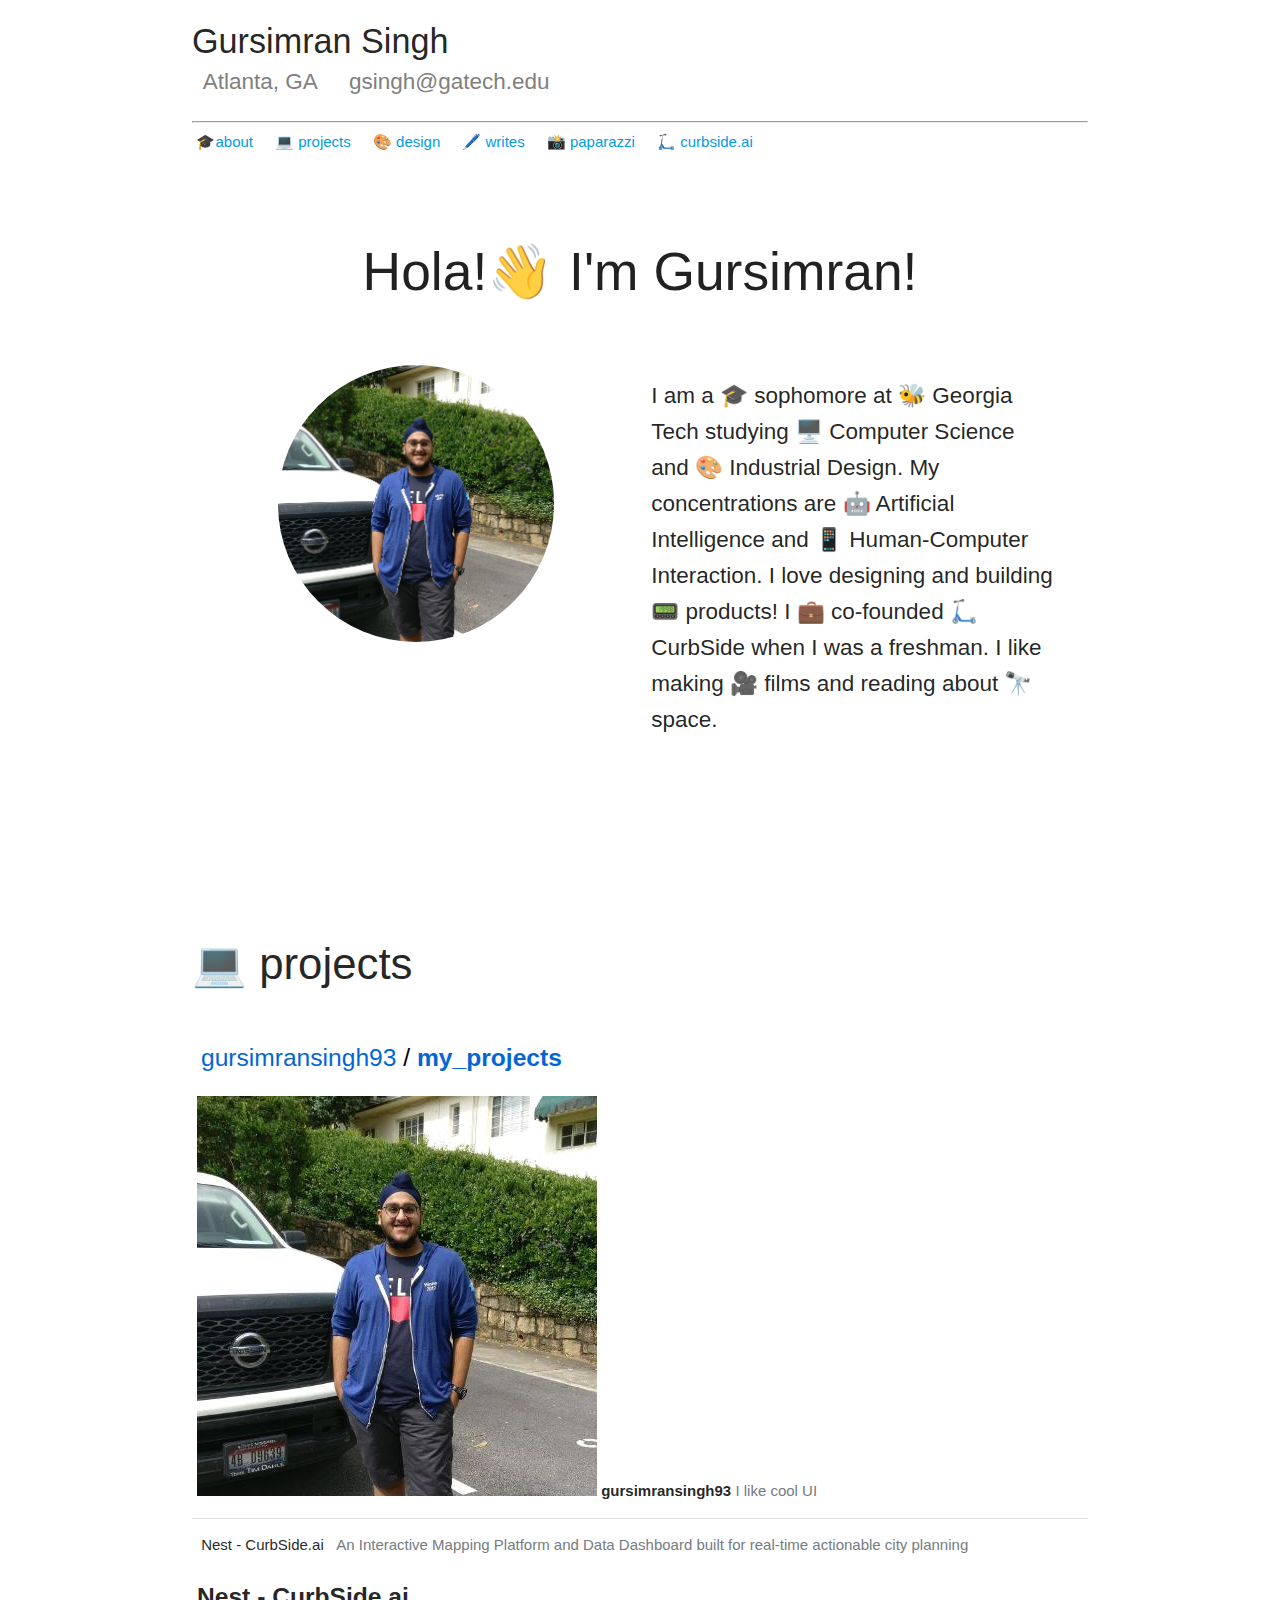
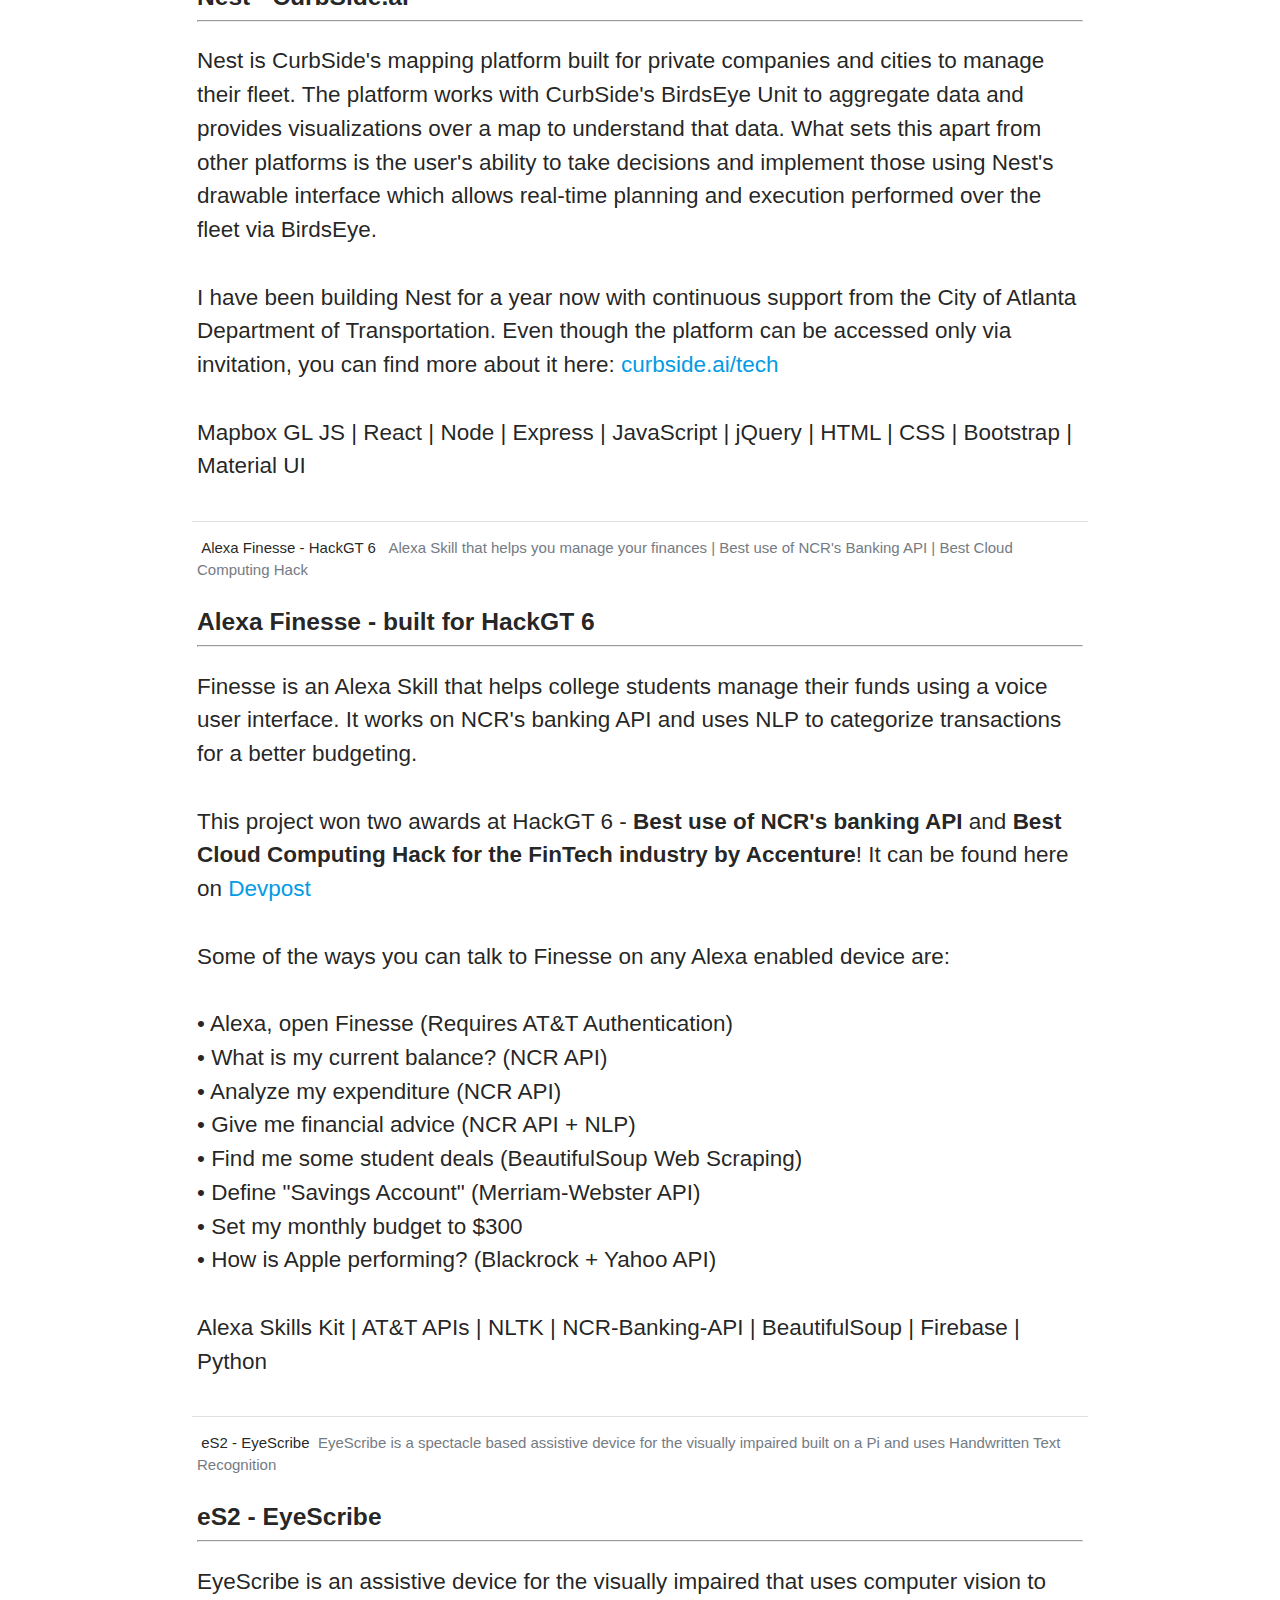
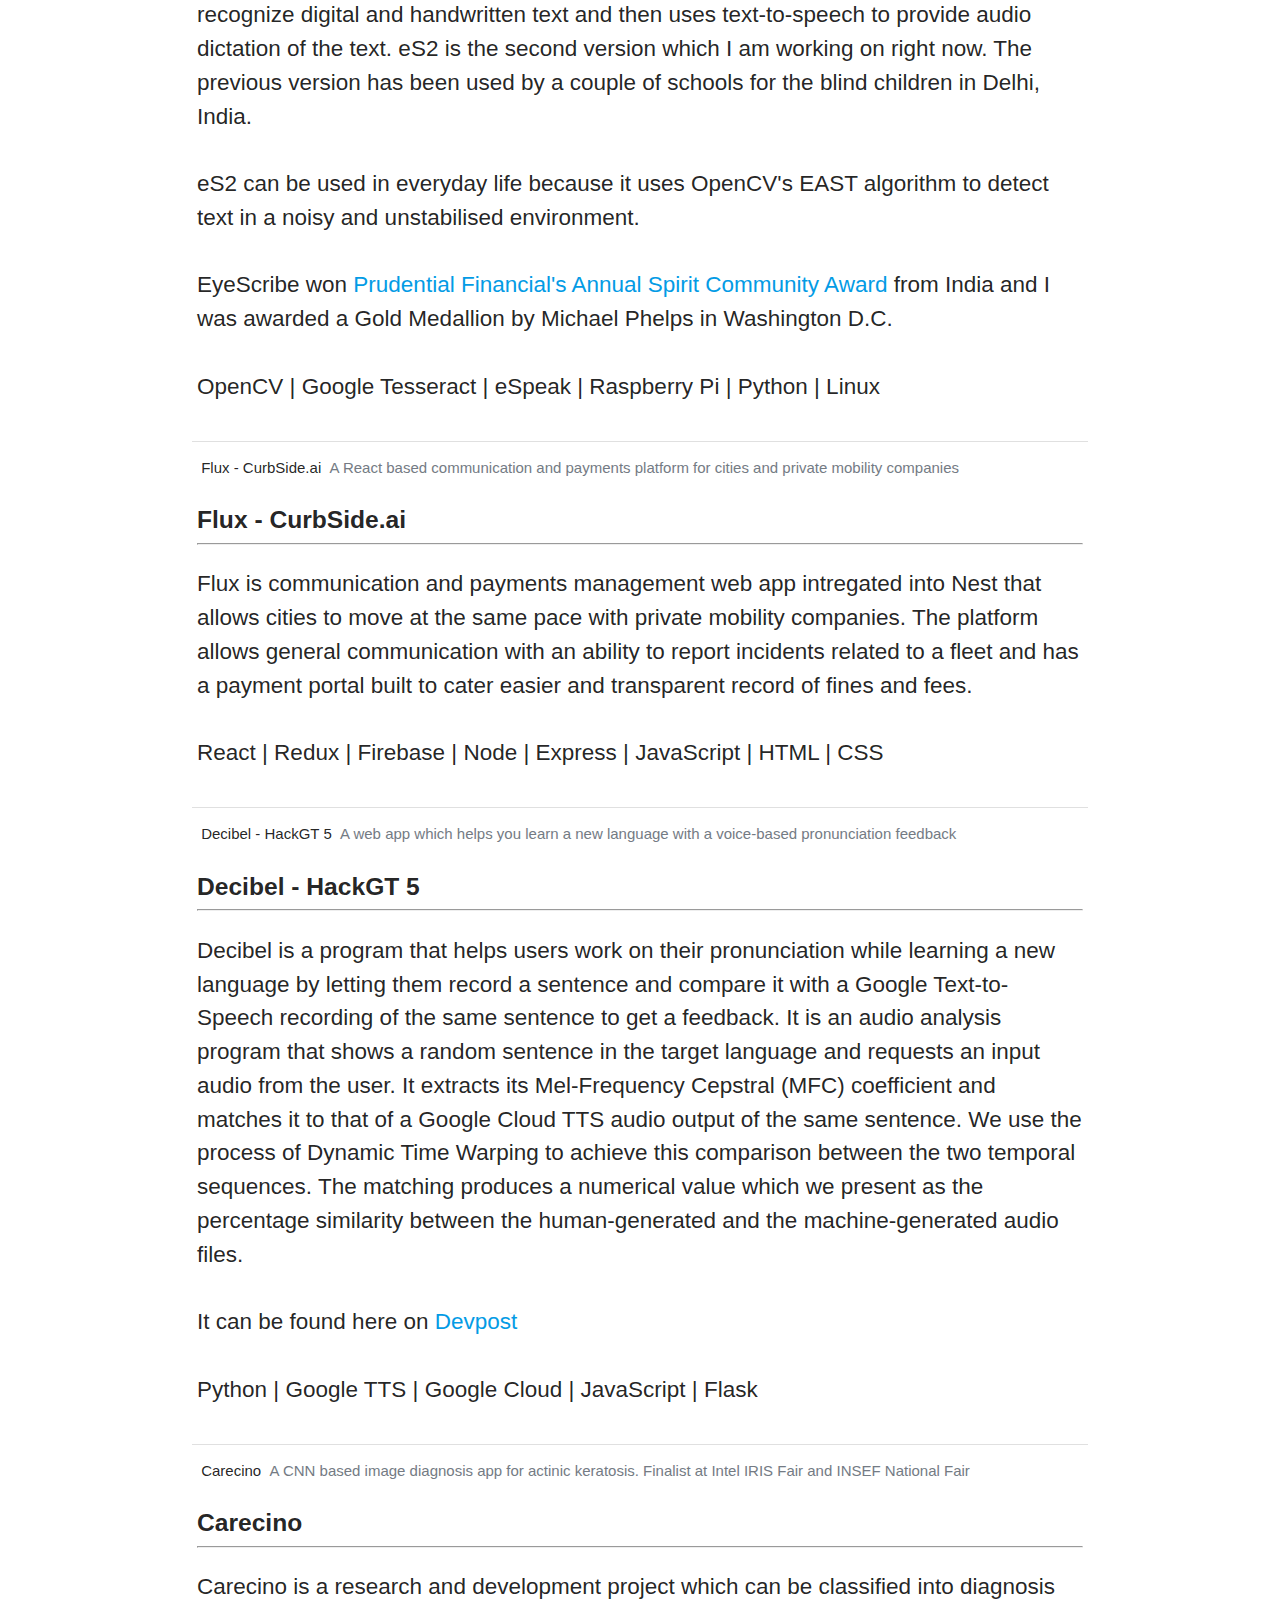
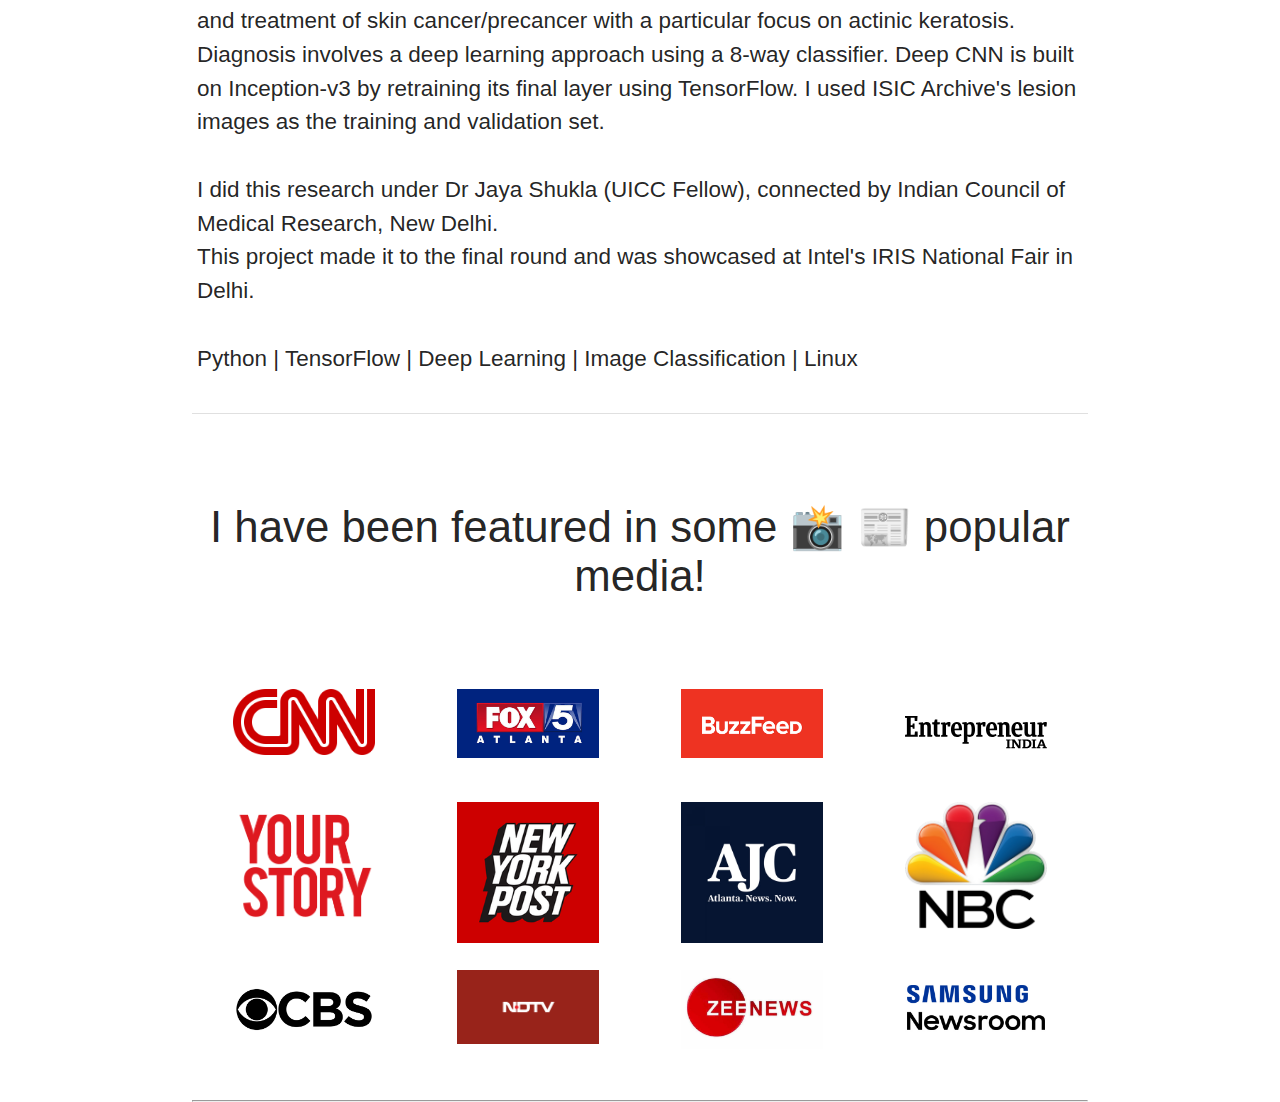
<file: index.html>
<!DOCTYPE html>
<html>

<head>
    <title>Gursimran Singh</title>
    <meta charset="UTF-8">
    <meta name="viewport" content="width=device-width, initial-scale=1.0">
    <link rel='icon' href='favicon.ico' type='image/x-icon' />
    <link rel="stylesheet" href="https://cdnjs.cloudflare.com/ajax/libs/materialize/1.0.0/css/materialize.min.css">
    <link rel="stylesheet" type="text/css" href="style-rebuild.css">
    <link rel="stylesheet" href="https://use.fontawesome.com/releases/v5.10.0/css/all.css" integrity="sha384-0c38nfCMzF8w8DBI+9nTWzApOpr1z0WuyswL4y6x/2ZTtmj/Ki5TedKeUcFusC/k" crossorigin="anonymous">
</head>

<body>
    <div class="container main">
        <h4 style="margin-bottom: 0;">Gursimran Singh</h4>
        <p style="color:gray; margin-top:0.5%; margin-left:0.5%;">
            <i class="fas fa-map-marker-alt"></i>&nbsp;Atlanta, GA&nbsp;&nbsp;&nbsp;
            <i class="fas fa-envelope"></i>&nbsp;gsingh@gatech.edu&nbsp;&nbsp;
            <span>
                    <a target="_blank" href="https://www.linkedin.com/in/pingthesingh/"><i class="fab fa-linkedin-in"></i>&nbsp;</a>
                    <a target="_blank" href="https://https://twitter.com/gsymmy"><i class="fab fa-twitter"></i>&nbsp;</a>
                    <a target="_blank" href="https://github.com/gursimransingh93"><i class="fab fa-github"></i>&nbsp;</a>
                    <a target="_blank" href="https://open.spotify.com/user/omuhh2728ih8d6u5cwqsuagvf?si=kbWJR_YPQ2W3Q48pt_GjIQ"><i class="fab fa-spotify"></i>&nbsp;</a>
            </span>
        </p>
        <hr>
        <div class="links-row">
            <a style="margin-left: 0.5%;" href="#">🎓about</a>
            <a href="#">💻 projects</a>
            <a href="#">🎨 design</a>
            <a href="#">🖊️ writes</a>
            <a href="#">📸 paparazzi</a>
            <a href="#">🛴 curbside.ai</a>
        </div>
        <div class="intro center-align">
            <h2>Hola!👋 I'm Gursimran!</h2>
            <div class="row">
                <div class="col s6">
                    <div><img class="profile-pic" src="gur.jpg"></div>
                </div>
                <div class="aboutme col s6 left-align">
                    <p class="about">I am a 🎓 sophomore at 🐝 Georgia Tech studying 🖥️ Computer Science and 🎨 Industrial Design. My concentrations are 🤖 Artificial Intelligence and 📱 Human-Computer Interaction. I love designing and building 📟 products! I 💼
                        co-founded 🛴 CurbSide when I was a freshman. I like making 🎥 films and reading about 🔭 space.
                    </p>
                </div>
            </div>
        </div>
        <div class="intro-proj projects-tab">
            <h3>💻 projects</h3>
            <br>
            <h5><i style="color: #969DA5;" class="fas fa-book git-icon"></i><a href="https://github.com/gursimransingh93" class="repo-replica">gursimransingh93 <span style="color: black;"> / </span><b>my_projects</b></a></h5>
            <div class="repository">
                <table>
                    <thead>
                        <tr>
                            <th>
                                <img src="media/git_gur.jpeg" class="git-pic"> gursimransingh93 <span style="color: #747B84; font-weight: lighter;">I like cool UI</span>
                            </th>

                        </tr>
                    </thead>
                    <tr>
                        <td class='git-description'>
                            <i style="color: #738AA7;" class="far fa-file-alt"></i> &nbsp;Nest - CurbSide.ai
                            <span style="color: #747B84; font-weight: lighter;">&nbsp;&nbsp;An Interactive Mapping Platform and Data Dashboard built for real-time actionable city planning</span>
                            <a class="accordion"></a>
                            <div class="panel">
                                <h5 style="margin-top: 3%;"><b>Nest - CurbSide.ai</b></h5>
                                <hr>
                                <p>
                                    Nest is CurbSide's mapping platform built for private companies and cities to manage their fleet. The platform works with CurbSide's BirdsEye Unit to aggregate data and provides visualizations over a map to understand that data. What sets this apart from
                                    other platforms is the user's ability to take decisions and implement those using Nest's drawable interface which allows real-time planning and execution performed over the fleet via BirdsEye.
                                    <br><br> I have been building Nest for a year now with continuous support from the City of Atlanta Department of Transportation. Even though the platform can be accessed only via invitation, you can find more about
                                    it here:
                                    <a href="http://curbside.ai/tech.html">curbside.ai/tech</a>
                                    <br><br>Mapbox GL JS | React | Node | Express | JavaScript | jQuery | HTML | CSS | Bootstrap | Material UI
                                </p>
                            </div>
                        </td>

                    </tr>
                    <tr>
                        <td class='git-description'>
                            <i style="color: #738AA7;" class="far fa-file-alt"></i> &nbsp;Alexa Finesse - HackGT 6
                            <span style="color: #747B84; font-weight: lighter;">&nbsp;&nbsp;Alexa Skill that helps you manage your finances | Best use of NCR's Banking API | Best Cloud Computing Hack</span>
                            <a class="accordion"></a>
                            <div class="panel">
                                <h5 style="margin-top: 3%;"><b>Alexa Finesse - built for HackGT 6</b></h5>
                                <hr>
                                <p>
                                    Finesse is an Alexa Skill that helps college students manage their funds using a voice user interface. It works on NCR's banking API and uses NLP to categorize transactions for a better budgeting.
                                    <br><br> This project won two awards at HackGT 6 - <b>Best use of NCR's banking API</b> and <b>Best Cloud Computing Hack for the FinTech industry by Accenture</b>! It can be found here on
                                    <a href="https://devpost.com/software/finesse-7bxl52">Devpost</a>
                                    <br><br> Some of the ways you can talk to Finesse on any Alexa enabled device are:
                                    <br>
                                    <br> &bull; Alexa, open Finesse (Requires AT&T Authentication)
                                    <br> &bull; What is my current balance? (NCR API)
                                    <br> &bull; Analyze my expenditure (NCR API)
                                    <br> &bull; Give me financial advice (NCR API + NLP)
                                    <br> &bull; Find me some student deals (BeautifulSoup Web Scraping)
                                    <br> &bull; Define "Savings Account" (Merriam-Webster API)
                                    <br> &bull; Set my monthly budget to $300
                                    <br> &bull; How is Apple performing? (Blackrock + Yahoo API)
                                    <br><br>Alexa Skills Kit | AT&T APIs | NLTK | NCR-Banking-API | BeautifulSoup | Firebase | Python
                                </p>
                            </div>
                        </td>

                    </tr>
                    <tr>
                        <td class='git-description'>
                            <i style="color: #738AA7;" class="far fa-file-alt"></i> &nbsp;eS2 - EyeScribe
                            <span style="color: #747B84; font-weight: lighter;">&nbsp;EyeScribe is a spectacle based assistive device for the visually impaired built on a Pi and uses Handwritten Text Recognition</span>
                            <a class="accordion"></a>
                            <div class="panel">
                                <h5 style="margin-top: 3%;"><b>eS2 - EyeScribe</b></h5>
                                <hr>
                                <p>
                                    EyeScribe is an assistive device for the visually impaired that uses computer vision to recognize digital and handwritten text and then uses text-to-speech to provide audio dictation of the text. eS2 is the second version which I am working on right now.
                                    The previous version has been used by a couple of schools for the blind children in Delhi, India.
                                    <br><br> eS2 can be used in everyday life because it uses OpenCV's EAST algorithm to detect text in a noisy and unstabilised environment.
                                    <br><br> EyeScribe won <a href="https://www.spiritofcommunityindia.com/winningstories">Prudential Financial's Annual Spirit Community Award </a> from India and I was awarded a Gold Medallion by Michael Phelps in Washington
                                    D.C.
                                    <br><br>OpenCV | Google Tesseract | eSpeak | Raspberry Pi | Python | Linux
                                </p>
                            </div>
                        </td>

                    </tr>
                    <tr>
                        <td class='git-description'>
                            <i style="color: #738AA7;" class="far fa-file-alt"></i> &nbsp;Flux - CurbSide.ai
                            <span style="color: #747B84; font-weight: lighter;">&nbsp;A React based communication and payments platform for cities and private mobility companies</span>
                            <a class="accordion"></a>
                            <div class="panel">
                                <h5 style="margin-top: 3%;"><b>Flux - CurbSide.ai</b></h5>
                                <hr>
                                <p>
                                    Flux is communication and payments management web app intregated into Nest that allows cities to move at the same pace with private mobility companies. The platform allows general communication with an ability to report incidents related to a fleet and
                                    has a payment portal built to cater easier and transparent record of fines and fees.
                                    <br><br>React | Redux | Firebase | Node | Express | JavaScript | HTML | CSS
                                </p>
                            </div>
                        </td>

                    </tr>
                    <tr>
                        <td class='git-description'>
                            <i style="color: #738AA7;" class="far fa-file-alt"></i> &nbsp;Decibel - HackGT 5
                            <span style="color: #747B84; font-weight: lighter;">&nbsp;A web app which helps you learn a new language with a voice-based pronunciation feedback</span>
                            <a class="accordion"></a>
                            <div class="panel">
                                <h5 style="margin-top: 3%;"><b>Decibel - HackGT 5</b></h5>
                                <hr>
                                <p>
                                    Decibel is a program that helps users work on their pronunciation while learning a new language by letting them record a sentence and compare it with a Google Text-to-Speech recording of the same sentence to get a feedback. It is an audio analysis program
                                    that shows a random sentence in the target language and requests an input audio from the user. It extracts its Mel-Frequency Cepstral (MFC) coefficient and matches it to that of a Google Cloud TTS audio output of the
                                    same sentence. We use the process of Dynamic Time Warping to achieve this comparison between the two temporal sequences. The matching produces a numerical value which we present as the percentage similarity between
                                    the human-generated and the machine-generated audio files.
                                    <br><br> It can be found here on
                                    <a href="https://devpost.com/software/decibel">Devpost</a>
                                    <br><br>Python | Google TTS | Google Cloud | JavaScript | Flask
                                </p>
                            </div>
                        </td>

                    </tr>
                    <tr>
                        <td class='git-description'>
                            <i style="color: #738AA7;" class="far fa-file-alt"></i> &nbsp;Carecino
                            <span style="color: #747B84; font-weight: lighter;">&nbsp;A CNN based image diagnosis app for actinic keratosis. Finalist at Intel IRIS Fair and INSEF National Fair</span>
                            <a class="accordion"></a>
                            <div class="panel">
                                <h5 style="margin-top: 3%;"><b>Carecino</b></h5>
                                <hr>
                                <p>
                                    Carecino is a research and development project which can be classified into diagnosis and treatment of skin cancer/precancer with a particular focus on actinic keratosis. Diagnosis involves a deep learning approach using a 8-way classifier. Deep CNN is
                                    built on Inception-v3 by retraining its final layer using TensorFlow. I used ISIC Archive's lesion images as the training and validation set.
                                    <br><br> I did this research under Dr Jaya Shukla (UICC Fellow), connected by Indian Council of Medical Research, New Delhi.
                                    <br> This project made it to the final round and was showcased at Intel's IRIS National Fair in Delhi.
                                    <br><br>Python | TensorFlow | Deep Learning | Image Classification | Linux
                                </p>
                            </div>
                        </td>

                    </tr>
                </table>
            </div>
        </div>
        <div style="margin-bottom: 5%;" class="intro center-align">
            <h3>I have been featured in some 📸 📰 popular media!</h3>
            <div class="media center-align">
                <div class="row">
                    <div class="col s3 center-align">
                        <a target="_blank" href="https://edition.cnn.com/2019/10/31/us/georgia-tech-student-sticky-note-trnd/index.html"><img src="media/cnn.png" class="media-icon"></a>
                    </div>
                    <div class="col s3">
                        <a target="_blank" href="https://www.fox5atlanta.com/news/georgia-tech-students-low-tech-way-he-got-a-high-tech-internship"><img src="media/fox5.jpg" class="media-icon"></a>
                    </div>
                    <div class="col s3">
                        <a href="#"><img src="media/bfeed.png" class="media-icon"></a>
                    </div>
                    <div class="col s3">
                        <a target="_blank" href="https://www.entrepreneur.com/slideshow/319045"><img src="media/entindia.svg" class="media-icon"></a>
                    </div>
                </div>
                <div class="row">
                    <div class="col s3 center-align">
                        <a target="_blank" href="https://yourstory.com/2017/06/gursimran-singh"><img src="media/ys.png" class="media-icon"></a>
                    </div>
                    <div class="col s3">
                        <a target="_blank" href="https://nypost.com/2019/10/31/college-student-lands-fortune-500-gig-by-writing-hire-me-with-sticky-notes/"><img src="media/nyp.png" class="media-icon"></a>
                    </div>
                    <div class="col s3">
                        <a target="_blank" href="https://www.ajc.com/lifestyles/hire-tech-student-lands-fortune-500-internship-using-sticky-notes/vxJFwBTPpQiRpMhmDAgY8I/"><img src="media/ajc.jpg" class="media-icon"></a>
                    </div>
                    <div class="col s3">
                        <a target="_blank" href="https://www.nbc-2.com/story/41255420/sticky-notes-window-internship-atlanta-fortune-500-company"><img src="media/nbc.png" class="media-icon"></a>
                    </div>
                </div>
                <div class="row">
                    <div class="col s3 center-align">
                        <a target="_blank" href="https://www.cbs46.com/news/student-uses-post-it-notes-to-stick-out-from-the-crowd-land-internship/article_fe019b68-fb51-11e9-8afc-ff0877ffd98e.html"><img src="media/cbs.jpg" class="media-icon"></a>
                    </div>
                    <div class="col s3">
                        <a target="_blank" href="https://www.ndtv.com/video/shows/behtar-india/meet-the-innovators-who-are-working-towards-creating-a-behtar-india-464562"><img src="media/ndtv.png" class="media-icon"></a>
                    </div>
                    <div class="col s3">
                        <a href="#"><img src="media/zn.jpg" class="media-icon"></a>
                    </div>
                    <div class="col s3">
                        <a href="#"><img src="media/sam.jpg" class="media-icon"></a>
                    </div>
                </div>
            </div>
        </div>
        <hr style="margin-bottom:5%;">
    </div>
    <script src="https://code.jquery.com/jquery-3.4.1.slim.min.js " integrity="sha384-J6qa4849blE2+poT4WnyKhv5vZF5SrPo0iEjwBvKU7imGFAV0wwj1yYfoRSJoZ+n " crossorigin="anonymous "></script>
    <script src="script.js"></script>
    <script src="https://cdnjs.cloudflare.com/ajax/libs/materialize/1.0.0/js/materialize.min.js "></script>
</body>
</file>
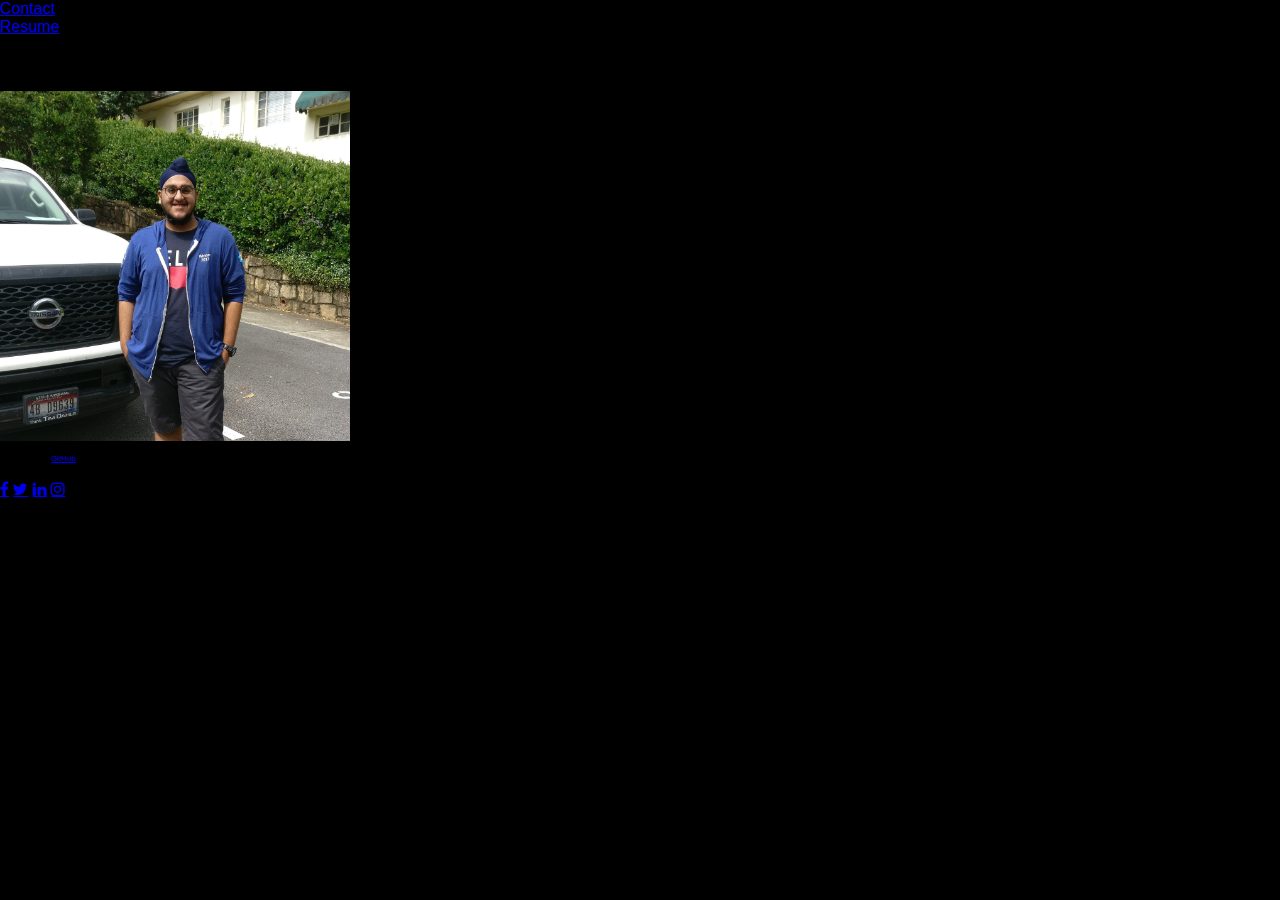
<file: old.html>
<!DOCTYPE html>
<!--"""
Georgia Institute of Technology - CS1301
Lab02 - Data Analysis
"""
__author__ = """ Gursimran Singh """
__collab__ = """ I worked on the homework assignment alone, using this semester's course materials and referring to Stack Overflow and Matplotlib's Documentation """
"""
"""
 -->
<html lang="en">
    <head>
        <title>I'm Gursimran</title>
         <link rel="stylesheet" href="style.css"/>
         <meta charset="utf-8"/>
    </head>

    <body>
        <div id="navbar">
            <ul>
                <li>
                    <a href="mailto:gsingh@gatech.edu" class="nav-link">Contact</a>
                </li>
                <li>
                    <a href="https://drive.google.com/file/d/1ZtlpNk2sW1SCQPVPEh6iiOVI3Jr2Pr8A/view?usp=sharing" class="nav-link">Resume</a>
                </li>

            </ul>
        </div>

        <br/>
        <div id="about">
            <h1 id="intro">Hi, I'm <span id="fancy">Gursimran</span></h1>
            <img id="img1" src="gur.jpg" alt="Image Error" width="350" height="350">
            <p>I'm a CS major at Georgia Tech.</p>
            <p>Check out my <a href="https://github.com/gursimransingh93">GitHub</a></p>
        </br>
        <link rel="stylesheet" href="https://cdnjs.cloudflare.com/ajax/libs/font-awesome/4.7.0/css/font-awesome.min.css">
    <a href="https://www.facebook.com/pingthesingh" class="fa fa-facebook"></a>
    <a href="https://twitter.com/gurrsimransingh" class="fa fa-twitter"></a>
    <a href="https://www.linkedin.com/in/pingthesingh/" class="fa fa-linkedin"></a>
    <a href="https://www.instagram.com/gursimranssingh/?hl=en" class="fa fa-instagram"></a>

        </div>
    </div>


    </body>
</html>
</file>
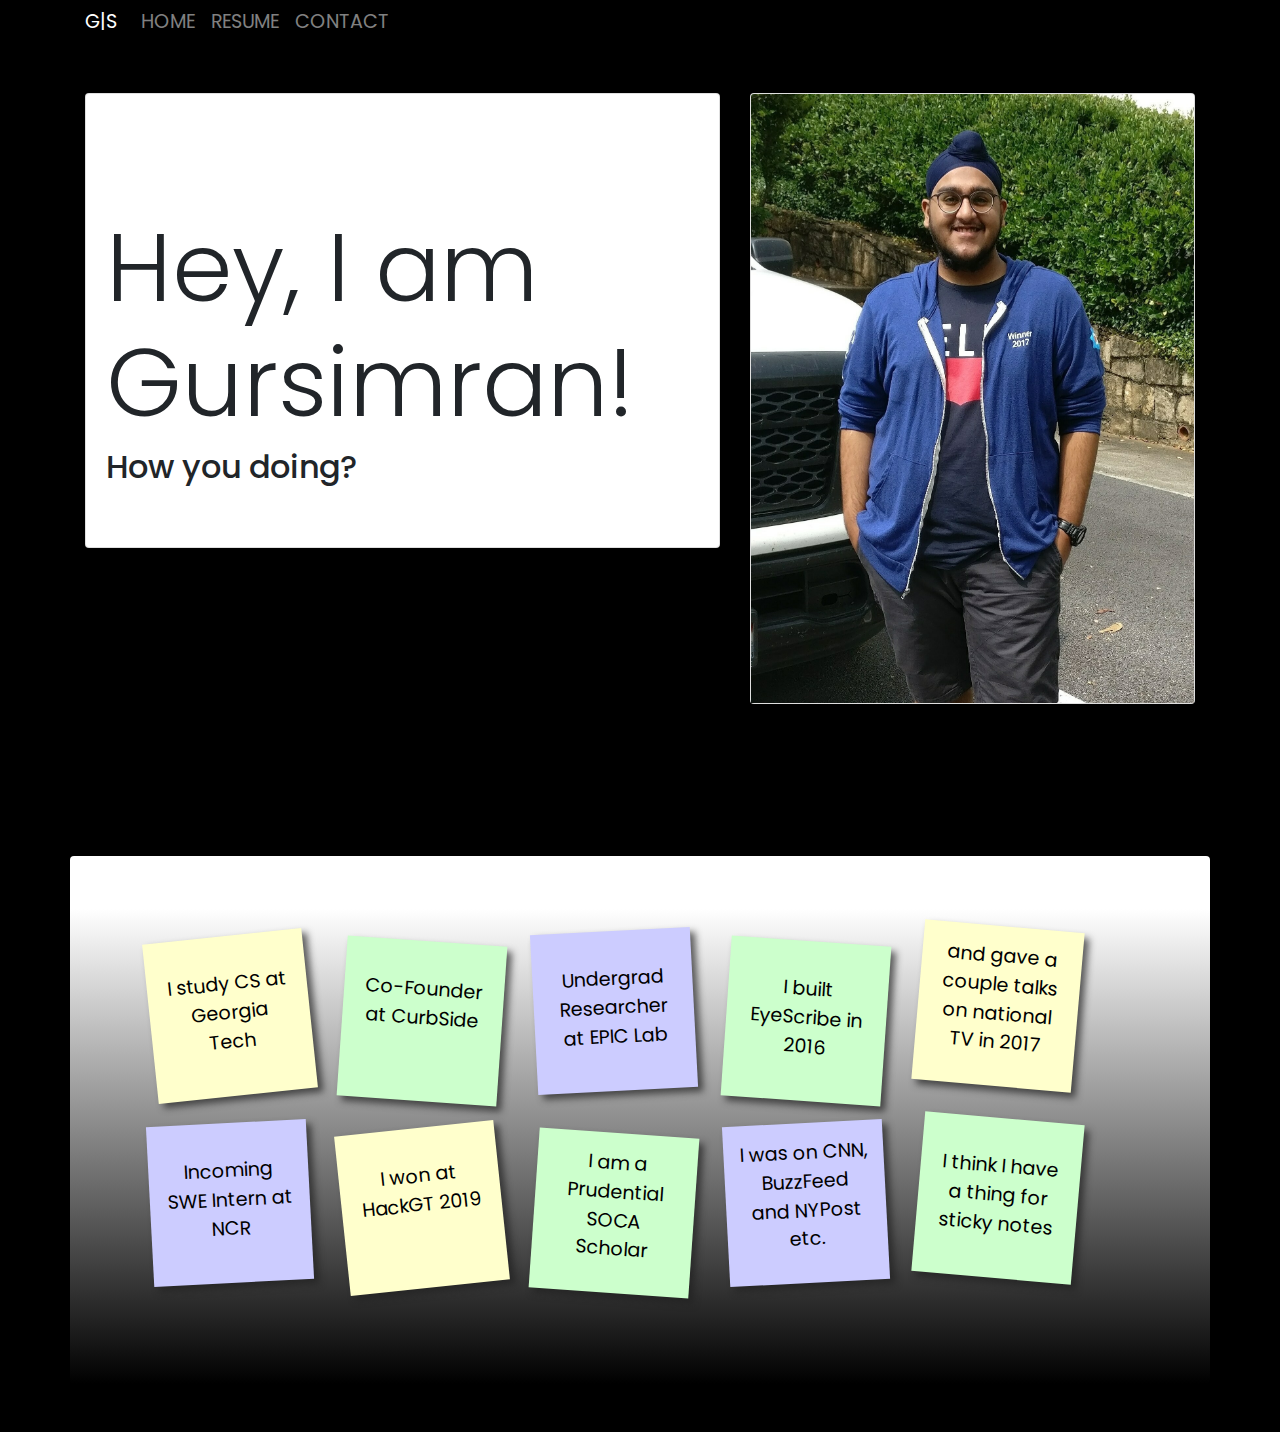
<file: old_v2.html>
<!DOCTYPE html>
<html>

<head>
    <title>Gursimran Singh</title>
    <meta charset="UTF-8">
    <meta name="viewport" content="width=device-width, initial-scale=1.0">
    <link rel='icon' href='favicon.ico' type='image/x-icon' />
    <link rel="stylesheet" href="https://stackpath.bootstrapcdn.com/bootstrap/4.3.1/css/bootstrap.min.css" integrity="sha384-ggOyR0iXCbMQv3Xipma34MD+dH/1fQ784/j6cY/iJTQUOhcWr7x9JvoRxT2MZw1T" crossorigin="anonymous">
    <link rel="stylesheet" type="text/css" href="style.css">
    <link href="https://fonts.googleapis.com/css?family=Poppins:400,700&display=swap" rel="stylesheet">
    <link rel="stylesheet" href="https://use.fontawesome.com/releases/v5.10.0/css/all.css" integrity="sha384-0c38nfCMzF8w8DBI+9nTWzApOpr1z0WuyswL4y6x/2ZTtmj/Ki5TedKeUcFusC/k" crossorigin="anonymous">

</head>

<body>
    <nav id="mainNavbar" class="navbar navbar-expand-md navbar-light pt-0 pb-5">
        <div class="container">
            <a class="navbar-brand" href="#">G|S</a>
            <button class="navbar-toggler" type="button" data-toggle="collapse" data-target="#navbarSupportedContent" aria-controls="navbarSupportedContent" aria-expanded="false" aria-label="Toggle navigation">
            <span><i class="fas fa-bars fa-white"></i></span>
        </button>

            <div class="collapse navbar-collapse" id="navbarSupportedContent">
                <ul class="navbar-nav mr-auto">
                    <li class="nav-item active">
                        <a class="nav-link" href="index.html">HOME<span class="sr-only">(current)</span></a>
                    </li>
                    <li class="nav-item">
                        <a class="nav-link" href="https://drive.google.com/file/d/1i6Eka2S-IGGHfjc3upOuohRwhwLQdSjs/view?usp=sharing" target="_blank">RESUME</a>
                    </li>
                    <li class="nav-item">
                        <a class="nav-link" href="mailto:gsingh@gatech.edu">CONTACT</a>
                    </li>
                </ul>
                <ul class="nav navbar-nav navbar-right">
                    <li class="nav-item">
                        <a class="nav-link " href="https://www.youtube.com/watch?v=a8uyilHatBA"><i class="fas fa-egg"></i></a>
                    </li>
                </ul>
            </div>
        </div>
    </nav>


    <section>
        <div class="container">
            <div class="row justify-content-left">
                <div class="col-md-7 mb-2 mr-0">
                    <div class="card">
                        <div class="card-body">
                            <br>
                            <br>
                            <br>
                            <br>
                            <h1 class="card_title display-1 d-none d-xl-block">Hey, I am Gursimran!</h1>
                            <h1 class="card_title display-1 d-xl-none">Hey, I am Gur!</h1>
                            <h2 class="display-5"> How you doing?</h2>
                            <br>
                            <span class="text-right"><a href="https://www.facebook.com/pingthesingh" target="_blank"><h3><i class="fab fa-facebook-square"></h3></i></a><a href="https://github.com/gursimransingh93" target="_blank"><h3><i class="fab fa-github-square github-black"></h3></i></a><a href="https://twitter.com/gurrsimransingh" target="_blank"><h3><i class="fab fa-twitter-square twitter-blue"></h3></i></a><a href="https://www.instagram.com/gursimranssingh/?hl=en" target="_blank"><h3><i class="fab fa-instagram instagram-pink"></h3></i></a></span>
                        </div>
                    </div>
                </div>
                <div class="col-md-5 mb-2">
                    <div class="card">
                        <img class="card-img-top image-fluid" src="gur.jpeg" alt="Gursimran's photo">
                    </div>
                </div>
            </div>
        </div>
    </section>

    <section id="section07">
        <header class="masthead">
            <div class="container h-100">
                <div class="row h-100 align-items-center">
                    <div class="col-12 text-center">
                        <a href="#section2"><span class="downbut"></span><span class="downbut"></span><span class="downbut"></span></a>
                    </div>
                </div>
            </div>
        </header>
    </section>

    <br>
    <br>
    <br>
    <br>
    <br>
    <br>


    <div class="container masthead shadow p-3 mb-5 bg-white rounded" id="section2">
        <section class="sticky text-center">
            <ul>
                <li>
                    <a href="#">
                        <h2></h2>
                        <p class="texton">I study CS at Georgia Tech</p>
                    </a>
                </li>
                <li>
                    <a href="https://curbsideai.github.io/">
                        <h2></h2>
                        <p>Co-Founder at CurbSide</p>
                    </a>
                </li>
                <li>
                    <a href="http://www.epic.gatech.edu/">
                        <h2></h2>
                        <p>Undergrad Researcher at EPIC Lab</p>
                    </a>
                </li>
                <li>
                    <a href="https://yourstory.com/2017/06/gursimran-singh">
                        <h2></h2>
                        <p>I built EyeScribe in 2016</p>
                    </a>
                </li>
                <li>
                    <a href="#">
                        <p>and gave a couple talks on national TV in 2017</p>
                    </a>
                </li>
                <li>
                    <a href="https://www.linkedin.com/in/pingthesingh/">
                        <h2></h2>
                        <p>Incoming SWE Intern at NCR</p>
                    </a>
                </li>
                <li>
                    <a href="https://devpost.com/software/finesse-7bxl52">
                        <h2></h2>
                        <p>I won at HackGT 2019</p>
                    </a>
                </li>
                <li>
                    <a href="https://www.spiritofcommunityindia.com/winningstories">
                        <p>I am a Prudential SOCA Scholar</p>
                    </a>
                </li>
                <li>
                    <a href="https://nypost.com/2019/10/31/college-student-lands-fortune-500-gig-by-writing-hire-me-with-sticky-notes/">
                        <p>I was on CNN, BuzzFeed and NYPost etc.</p>
                    </a>
                </li>
                <li>
                    <a href="https://twitter.com/CabreraAngel/status/1189938921708425218?s=20">
                        <h2></h2>
                        <p>I think I have a thing for sticky notes</p>
                    </a>
                </li>
            </ul>
        </section>
    </div>

    <!-- <div class="row">
        <div class="col-sm-9">
            <div class="jumbotron rounded-left">
                <h1 class="display-1"> Hey, it's Gursimran! </h1>
                <h3 class="display-5"> How you doing? </h3>
            </div>
            <div class="col-sm-3 mugshot">
                <h1>Hello</h1>
            </div>
        </div>

    </div> -->



    <script src="https://code.jquery.com/jquery-3.3.1.slim.min.js" integrity="sha384-q8i/X+965DzO0rT7abK41JStQIAqVgRVzpbzo5smXKp4YfRvH+8abtTE1Pi6jizo" crossorigin="anonymous"></script>
    <script src="https://cdnjs.cloudflare.com/ajax/libs/popper.js/1.14.7/umd/popper.min.js" integrity="sha384-UO2eT0CpHqdSJQ6hJty5KVphtPhzWj9WO1clHTMGa3JDZwrnQq4sF86dIHNDz0W1" crossorigin="anonymous"></script>
    <script src="https://stackpath.bootstrapcdn.com/bootstrap/4.3.1/js/bootstrap.min.js" integrity="sha384-JjSmVgyd0p3pXB1rRibZUAYoIIy6OrQ6VrjIEaFf/nJGzIxFDsf4x0xIM+B07jRM" crossorigin="anonymous"></script>
</body>

</html>
</file>
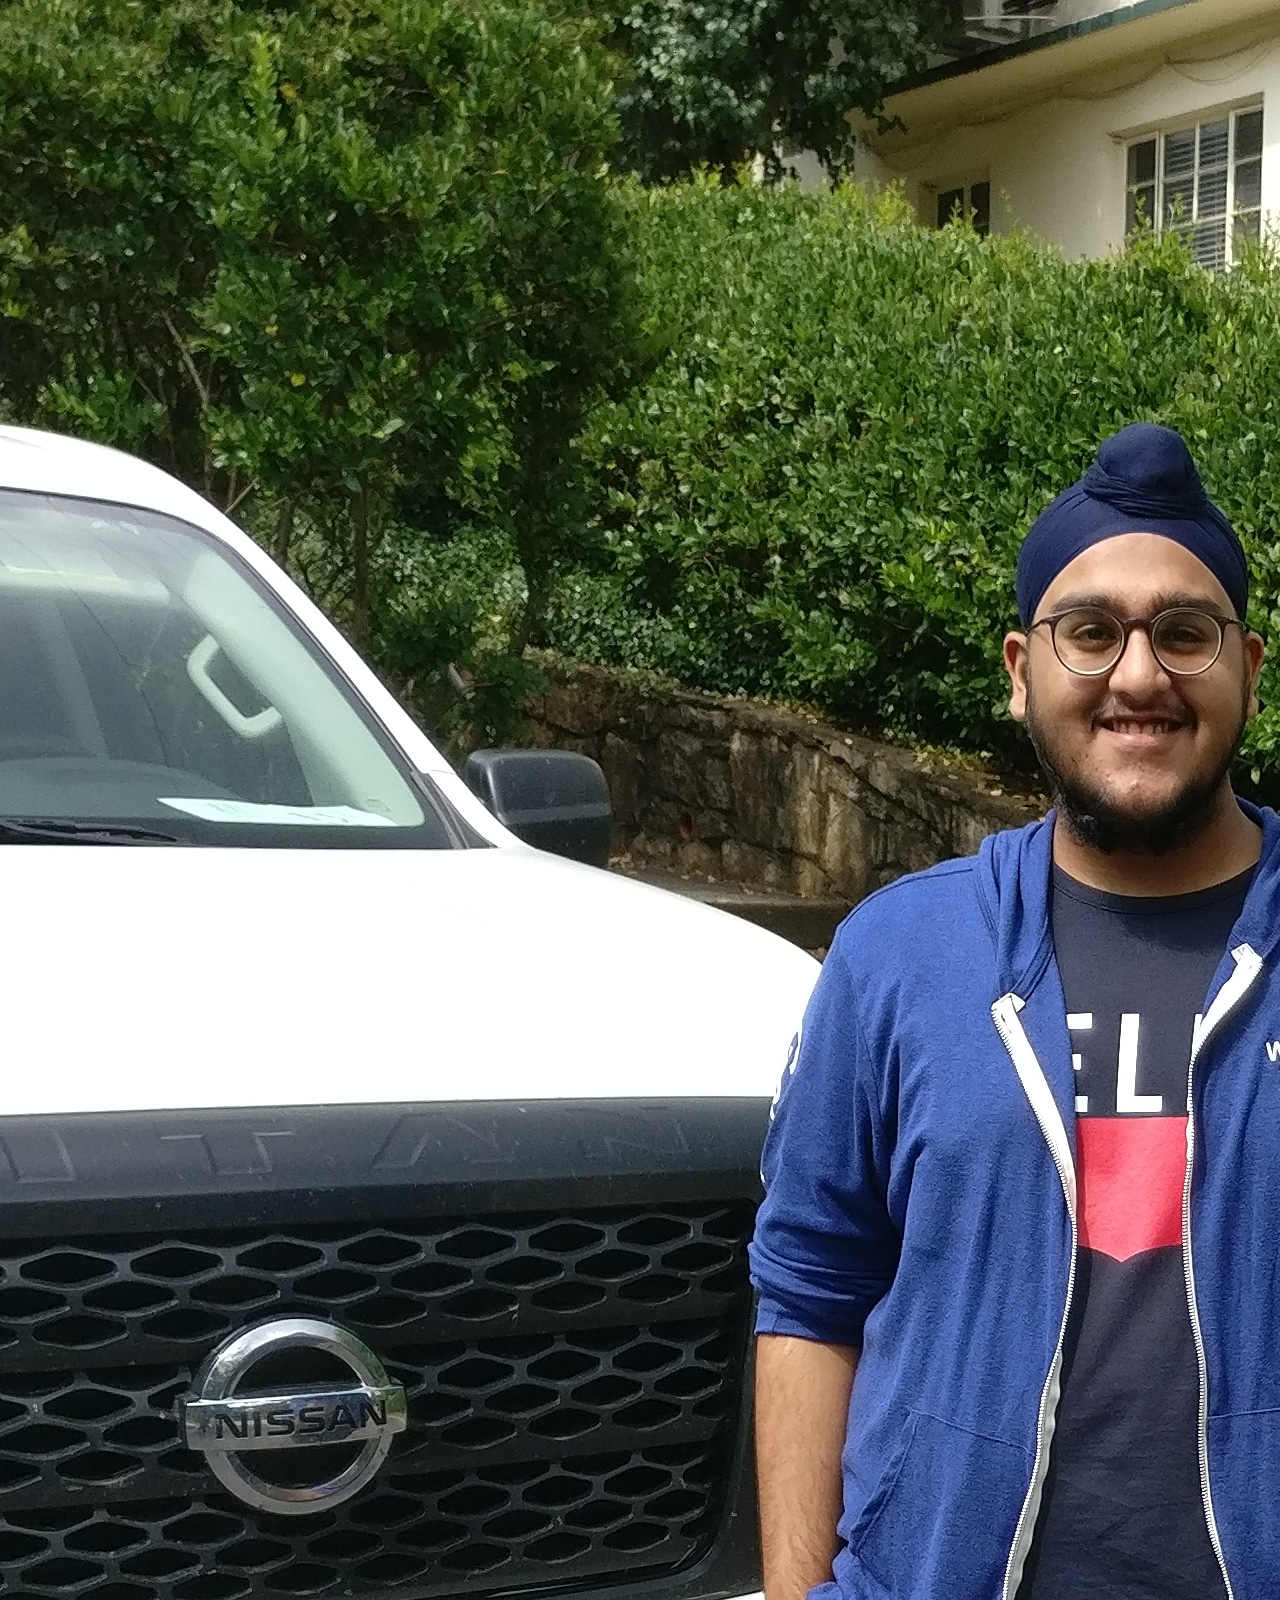
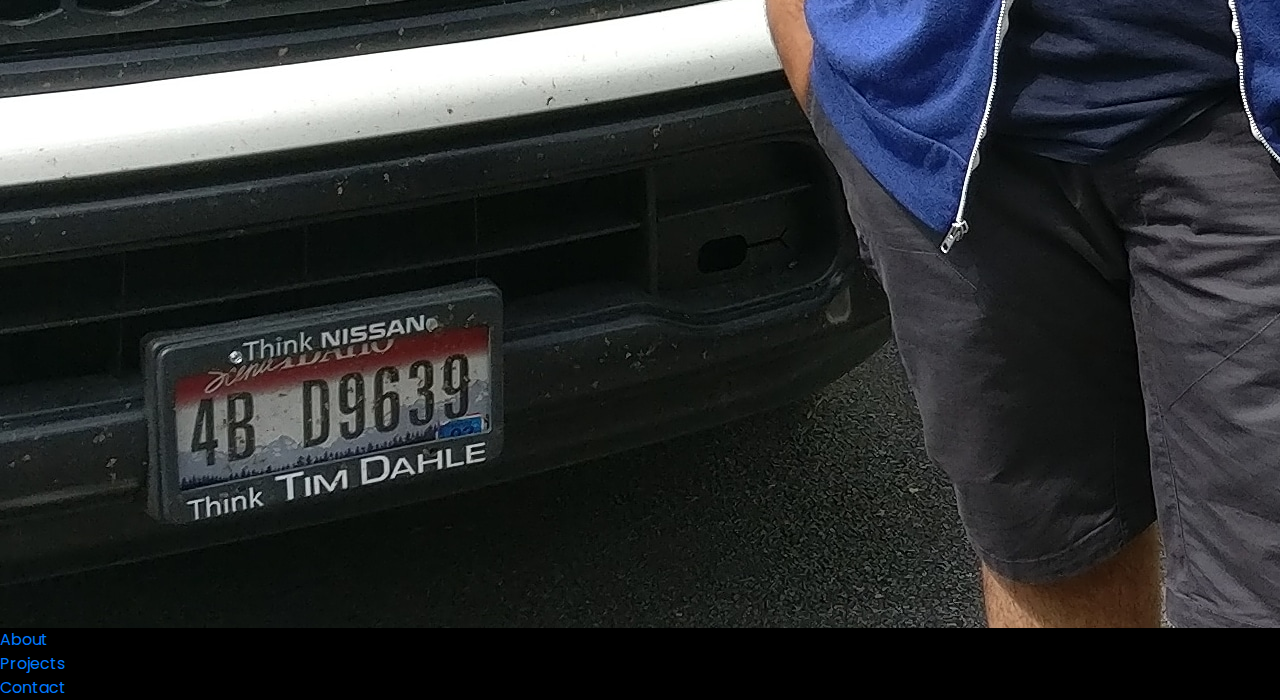
<file: rebuild.html>
<!DOCTYPE html>
<html>

<head>
    <title>Gursimran Singh</title>
    <meta charset="UTF-8">
    <meta name="viewport" content="width=device-width, initial-scale=1.0">
    <link rel='icon' href='favicon.ico' type='image/x-icon' />
    <link rel="stylesheet" href="https://stackpath.bootstrapcdn.com/bootstrap/4.3.1/css/bootstrap.min.css" integrity="sha384-ggOyR0iXCbMQv3Xipma34MD+dH/1fQ784/j6cY/iJTQUOhcWr7x9JvoRxT2MZw1T" crossorigin="anonymous">
    <link rel="stylesheet" type="text/css" href="style.css">
    <link href="https://fonts.googleapis.com/css?family=Poppins:400,700&display=swap" rel="stylesheet">
    <link rel="stylesheet" href="https://use.fontawesome.com/releases/v5.10.0/css/all.css" integrity="sha384-0c38nfCMzF8w8DBI+9nTWzApOpr1z0WuyswL4y6x/2ZTtmj/Ki5TedKeUcFusC/k" crossorigin="anonymous">

</head>

<body>
    <div class="landing text-center justify-content-center align-items-center">
        <div><img class="avatar" src="gur.jpg"></div>

    </div>

    <div>
        <div class="bottom-links">
            <a href="" #>About</a>
        </div>
        <div class="bottom-links">
            <a href="" #>Projects</a>
        </div>
        <div class="bottom-links">
            <a href="" #>Contact</a>
        </div>
    </div>



    <script src="https://code.jquery.com/jquery-3.3.1.slim.min.js" integrity="sha384-q8i/X+965DzO0rT7abK41JStQIAqVgRVzpbzo5smXKp4YfRvH+8abtTE1Pi6jizo" crossorigin="anonymous"></script>
    <script src="https://cdnjs.cloudflare.com/ajax/libs/popper.js/1.14.7/umd/popper.min.js" integrity="sha384-UO2eT0CpHqdSJQ6hJty5KVphtPhzWj9WO1clHTMGa3JDZwrnQq4sF86dIHNDz0W1" crossorigin="anonymous"></script>
    <script src="https://stackpath.bootstrapcdn.com/bootstrap/4.3.1/js/bootstrap.min.js" integrity="sha384-JjSmVgyd0p3pXB1rRibZUAYoIIy6OrQ6VrjIEaFf/nJGzIxFDsf4x0xIM+B07jRM" crossorigin="anonymous"></script>
</body>

</html>
</file>
<file: style-rebuild.css>
html {
    overflow-x: none;
}

html,
body {
    height: 100%;
    background: white;
}

.links-row>a {
    margin: 1%;
}

.intro {
    margin-top: 10%;
    margin-bottom: 20%;
}

.links-row {
    display: inline;
}

.profile-pic {
    width: 65%;
    margin-top: 10%;
    border-radius: 50%;
}

p {
    font-size: 150%;
}

.about {
    max-width: 95%;
    margin-top: 13%;
    line-height: 1.6;
}

.media-icon {
    max-width: 70%;
    max-height: 70%;
}

.media {
    margin-top: 10%;
}

.icon-div {
    display: flex;
    justify-content: center;
    align-items: center;
}

.projects-tab {
    background: #FFFFFF;
}

.git-icon {
    margin-right: 1%;
}

.repo-replica {
    color: #0466D6;
}

.repo-table {
    border-collapse: separate;
    border: solid 0.5px #D1D5DA;
    border-radius: 2%;
}
</file>
<file: style.css>
html {
  scroll-behavior: smooth;
}

body{
    background-color: black;
    font-family: "Poppins", sans-serif;
}

#mainNavbar{
    background-color: black;
}

#mainNavbar .nav-link{
    color:grey;
    font-size: 1.2rem;
}

#mainNavbar .nav-link:hover{
    color:white;
}

#mainNavbar .navbar-brand{
    color:white;
    font-size: 1.2rem;
}

.fa-white{
    color: white;
}

.github-black{
    color: black;
}

.twitter-blue{
    color: #1EA1F2;
}

.instagram-pink{
    color: #C13584
}

.masthead {
  background: linear-gradient(0deg, black 0%, white 90%);
  background-repeat: no-repeat;
  background-position: center center;
  background-attachment: scroll;
  background-size: cover;
}


*{
  margin:0;
  padding:0;
}

.sticky h2,p{
  font-size:50%;
  font-weight:normal;
}
.sticky ul,li{
  list-style:none;
}
.sticky ul{
  overflow:hidden;
  padding:3em;
}
.sticky ul li a{
  text-decoration:none;
  color:#000;
  background:#ffc;
  display:block;
  height:10em;
  width:10em;
  padding:1em;
  -moz-box-shadow:5px 5px 7px rgba(33,33,33,1);
  -webkit-box-shadow: 5px 5px 7px rgba(33,33,33,.7);
  box-shadow: 5px 5px 7px rgba(33,33,33,.7);
  -moz-transition:-moz-transform .15s linear;
  -o-transition:-o-transform .15s linear;
  -webkit-transition:-webkit-transform .15s linear;
}
.sticky ul li{
  margin:1em;
  float:left;
}
.sticky ul li h2{
  font-size:140%;
  font-weight:bold;
  padding-bottom:10px;
}
.sticky ul li p{
  font-size:120%;
}
.sticky ul li a{
  -webkit-transform: rotate(-6deg);
  -o-transform: rotate(-6deg);
  -moz-transform:rotate(-6deg);
}
.sticky ul li:nth-child(even) a{
  -o-transform:rotate(4deg);
  -webkit-transform:rotate(4deg);
  -moz-transform:rotate(4deg);
  position:relative;
  top:5px;
  background:#cfc;
}
.sticky ul li:nth-child(3n) a{
  -o-transform:rotate(-3deg);
  -webkit-transform:rotate(-3deg);
  -moz-transform:rotate(-3deg);
  position:relative;
  top:-5px;
  background:#ccf;
}
.sticky ul li:nth-child(5n) a{
  -o-transform:rotate(5deg);
  -webkit-transform:rotate(5deg);
  -moz-transform:rotate(5deg);
  position:relative;
  top:-10px;
}
.sticky ul li a:hover,ul li a:focus{
  box-shadow:10px 10px 7px rgba(0,0,0,.7);
  -moz-box-shadow:10px 10px 7px rgba(0,0,0,.7);
  -webkit-box-shadow: 10px 10px 7px rgba(0,0,0,.7);
  -webkit-transform: scale(1.25);
  -moz-transform: scale(1.25);
  -o-transform: scale(1.25);
  position:relative;
  z-index:5;
}
.sticky ol{text-align:center;}
.sticky ol li{display:inline;padding-right:1em;}
.sticky ol li a{color:#fff;}

.texton {
    font-size: 100%;
}

.back-wind {
    background-image: url("banner.png")
}

#section07 a span {
  position: absolute;
  top: 0;
  left: 50%;
  width: 24px;
  height: 24px;
  margin-left: -12px;
  border-left: 1px solid white;
  border-bottom: 1px solid white;
  -webkit-transform: rotate(-45deg);
  transform: rotate(-45deg);
  -webkit-animation: sdb07 2s infinite;
  animation: sdb07 2s infinite;
  opacity: 0;
  box-sizing: border-box;
}
#section07 a span:nth-of-type(1) {
  -webkit-animation-delay: 0s;
  animation-delay: 0s;
}
#section07 a span:nth-of-type(2) {
  top: 16px;
  -webkit-animation-delay: .15s;
  animation-delay: .15s;
}
#section07 a span:nth-of-type(3) {
  top: 32px;
  -webkit-animation-delay: .3s;
  animation-delay: .3s;
}
@-webkit-keyframes sdb07 {
  0% {
    opacity: 0;
  }
  50% {
    opacity: 1;
  }
  100% {
    opacity: 0;
  }
}
@keyframes sdb07 {
  0% {
    opacity: 0;
  }
  50% {
    opacity: 1;
  }
  100% {
    opacity: 0;
  }
}
</file>
